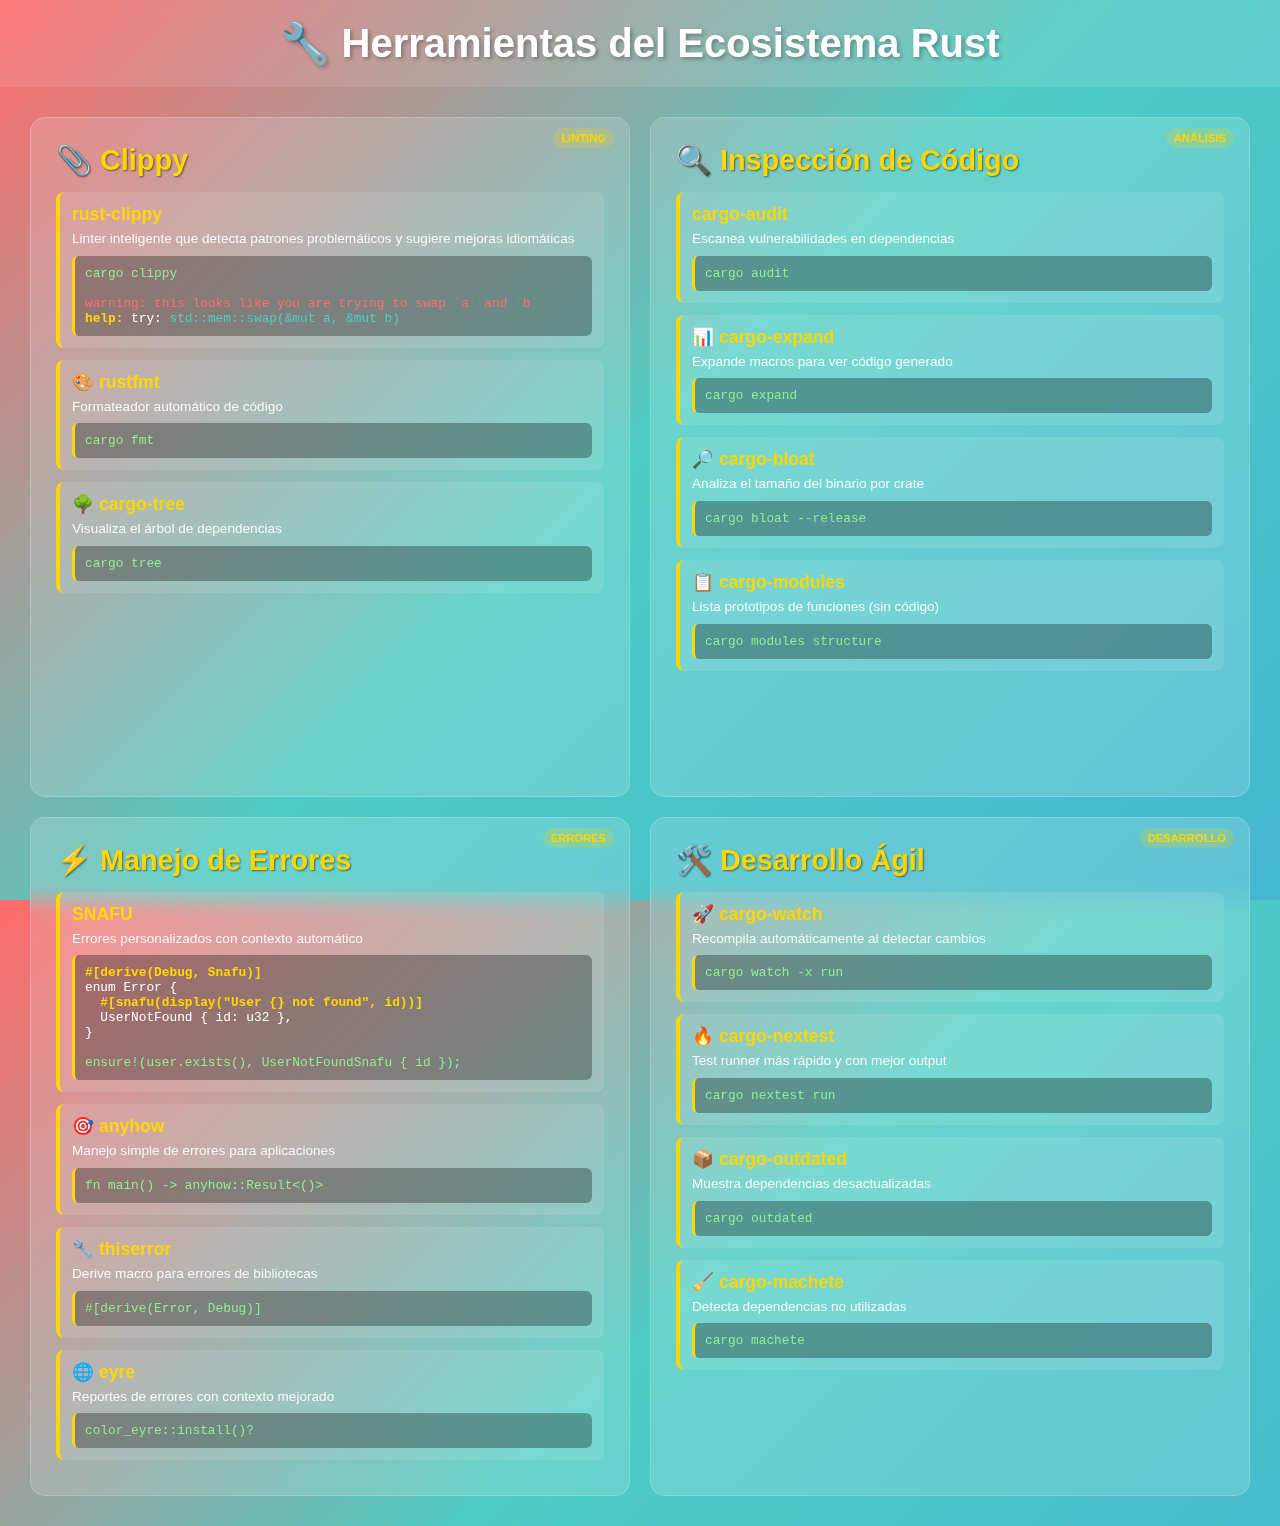
<file: tools.html>
<!DOCTYPE html>
<html lang="es">
<head>
  <meta charset="UTF-8">
  <meta name="viewport" content="width=device-width, initial-scale=1.0">
  <title>Herramientas del Ecosistema Rust</title>
  <style>
    body {
      font-family: 'Segoe UI', Tahoma, Geneva, Verdana, sans-serif;
      margin: 0;
      padding: 0;
      background: linear-gradient(135deg, #ff6b6b 0%, #4ecdc4 50%, #45b7d1 100%);
      height: 100vh;
      display: flex;
      flex-direction: column;
      color: white;
    }

    .header {
      background: rgba(255, 255, 255, 0.1);
      padding: 20px;
      text-align: center;
      backdrop-filter: blur(10px);
    }

    .header h1 {
      margin: 0;
      font-size: 2.5rem;
      font-weight: 700;
      text-shadow: 2px 2px 4px rgba(0,0,0,0.3);
    }

    .content {
      flex: 1;
      display: grid;
      grid-template-columns: 1fr 1fr;
      grid-template-rows: 1fr 1fr;
      gap: 20px;
      padding: 30px;
    }

    .section {
      background: rgba(255, 255, 255, 0.15);
      border-radius: 15px;
      padding: 25px;
      backdrop-filter: blur(10px);
      border: 1px solid rgba(255, 255, 255, 0.2);
      transition: transform 0.3s ease;
      position: relative;
    }

    .section:hover {
      transform: translateY(-5px);
    }

    .section h2 {
      margin: 0 0 15px 0;
      font-size: 1.8rem;
      color: #FFD700;
      text-shadow: 1px 1px 2px rgba(0,0,0,0.5);
    }

    .tool-item {
      background: rgba(255, 255, 255, 0.1);
      padding: 12px;
      border-radius: 8px;
      margin-bottom: 10px;
      border-left: 4px solid #FFD700;
    }

    .tool-name {
      font-weight: bold;
      color: #FFD700;
      font-size: 1.1rem;
      margin-bottom: 5px;
    }

    .tool-desc {
      font-size: 0.85rem;
      margin-bottom: 8px;
      opacity: 0.9;
      line-height: 1.3;
    }

    .code-example {
      background: rgba(0, 0, 0, 0.3);
      padding: 10px;
      border-radius: 6px;
      font-family: 'Courier New', monospace;
      font-size: 0.8rem;
      border-left: 3px solid #FFD700;
    }

    .highlight {
      color: #FFD700;
      font-weight: bold;
    }

    .category-badge {
      position: absolute;
      top: 10px;
      right: 15px;
      background: rgba(255, 215, 0, 0.2);
      color: #FFD700;
      padding: 4px 8px;
      border-radius: 12px;
      font-size: 0.7rem;
      font-weight: bold;
    }

    .tools-grid {
      display: flex;
      flex-direction: column;
      gap: 12px;
    }

    .command {
      color: #90EE90;
    }

    .error-text {
      color: #ff6b6b;
    }

    .success-text {
      color: #4ecdc4;
    }
  </style>
</head>
<body>
<div class="header">
  <h1>🔧 Herramientas del Ecosistema Rust</h1>
</div>

<div class="content">
  <div class="section">
    <div class="category-badge">LINTING</div>
    <h2>📎 Clippy</h2>
    <div class="tool-item">
      <div class="tool-name">rust-clippy</div>
      <div class="tool-desc">Linter inteligente que detecta patrones problemáticos y sugiere mejoras idiomáticas</div>
      <div class="code-example">
        <span class="command">cargo clippy</span><br><br>
        <span class="error-text">warning: this looks like you are trying to swap `a` and `b`</span><br>
        <span class="highlight">help:</span> try: <span class="success-text">std::mem::swap(&mut a, &mut b)</span>
      </div>
    </div>
    <div class="tool-item" style="margin-top: 12px;">
      <div class="tool-name">🎨 rustfmt</div>
      <div class="tool-desc">Formateador automático de código</div>
      <div class="code-example"><span class="command">cargo fmt</span></div>
    </div>
    <div class="tool-item" style="margin-top: 12px;">
      <div class="tool-name">🌳 cargo-tree</div>
      <div class="tool-desc">Visualiza el árbol de dependencias</div>
      <div class="code-example"><span class="command">cargo tree</span></div>
    </div>
  </div>

  <div class="section">
    <div class="category-badge">ANÁLISIS</div>
    <h2>🔍 Inspección de Código</h2>
    <div class="tool-item">
      <div class="tool-name">cargo-audit</div>
      <div class="tool-desc">Escanea vulnerabilidades en dependencias</div>
      <div class="code-example"><span class="command">cargo audit</span></div>
    </div>
    <div class="tool-item" style="margin-top: 12px;">
      <div class="tool-name">📊 cargo-expand</div>
      <div class="tool-desc">Expande macros para ver código generado</div>
      <div class="code-example"><span class="command">cargo expand</span></div>
    </div>
    <div class="tool-item" style="margin-top: 12px;">
      <div class="tool-name">🔎 cargo-bloat</div>
      <div class="tool-desc">Analiza el tamaño del binario por crate</div>
      <div class="code-example"><span class="command">cargo bloat --release</span></div>
    </div>
    <div class="tool-item" style="margin-top: 12px;">
      <div class="tool-name">📋 cargo-modules</div>
      <div class="tool-desc">Lista prototipos de funciones (sin código)</div>
      <div class="code-example"><span class="command">cargo modules structure</span></div>
    </div>
  </div>

  <div class="section">
    <div class="category-badge">ERRORES</div>
    <h2>⚡ Manejo de Errores</h2>
    <div class="tool-item">
      <div class="tool-name">SNAFU</div>
      <div class="tool-desc">Errores personalizados con contexto automático</div>
      <div class="code-example">
        <span class="highlight">#[derive(Debug, Snafu)]</span><br>
        enum Error {<br>
        &nbsp;&nbsp;<span class="highlight">#[snafu(display("User {} not found", id))]</span><br>
        &nbsp;&nbsp;UserNotFound { id: u32 },<br>
        }<br><br>
        <span class="command">ensure!(user.exists(), UserNotFoundSnafu { id });</span>
      </div>
    </div>
    <div class="tool-item" style="margin-top: 12px;">
      <div class="tool-name">🎯 anyhow</div>
      <div class="tool-desc">Manejo simple de errores para aplicaciones</div>
      <div class="code-example"><span class="command">fn main() -> anyhow::Result&lt;()&gt;</span></div>
    </div>
    <div class="tool-item" style="margin-top: 12px;">
      <div class="tool-name">🔧 thiserror</div>
      <div class="tool-desc">Derive macro para errores de bibliotecas</div>
      <div class="code-example"><span class="command">#[derive(Error, Debug)]</span></div>
    </div>
    <div class="tool-item" style="margin-top: 12px;">
      <div class="tool-name">🌐 eyre</div>
      <div class="tool-desc">Reportes de errores con contexto mejorado</div>
      <div class="code-example"><span class="command">color_eyre::install()?</span></div>
    </div>
  </div>

  <div class="section">
    <div class="category-badge">DESARROLLO</div>
    <h2>🛠️ Desarrollo Ágil</h2>
    <div class="tool-item">
      <div class="tool-name">🚀 cargo-watch</div>
      <div class="tool-desc">Recompila automáticamente al detectar cambios</div>
      <div class="code-example"><span class="command">cargo watch -x run</span></div>
    </div>
    <div class="tool-item" style="margin-top: 12px;">
      <div class="tool-name">🔥 cargo-nextest</div>
      <div class="tool-desc">Test runner más rápido y con mejor output</div>
      <div class="code-example"><span class="command">cargo nextest run</span></div>
    </div>
    <div class="tool-item" style="margin-top: 12px;">
      <div class="tool-name">📦 cargo-outdated</div>
      <div class="tool-desc">Muestra dependencias desactualizadas</div>
      <div class="code-example"><span class="command">cargo outdated</span></div>
    </div>
    <div class="tool-item" style="margin-top: 12px;">
      <div class="tool-name">🧹 cargo-machete</div>
      <div class="tool-desc">Detecta dependencias no utilizadas</div>
      <div class="code-example"><span class="command">cargo machete</span></div>
    </div>
  </div>
</div>
</body>
</html>
</file>
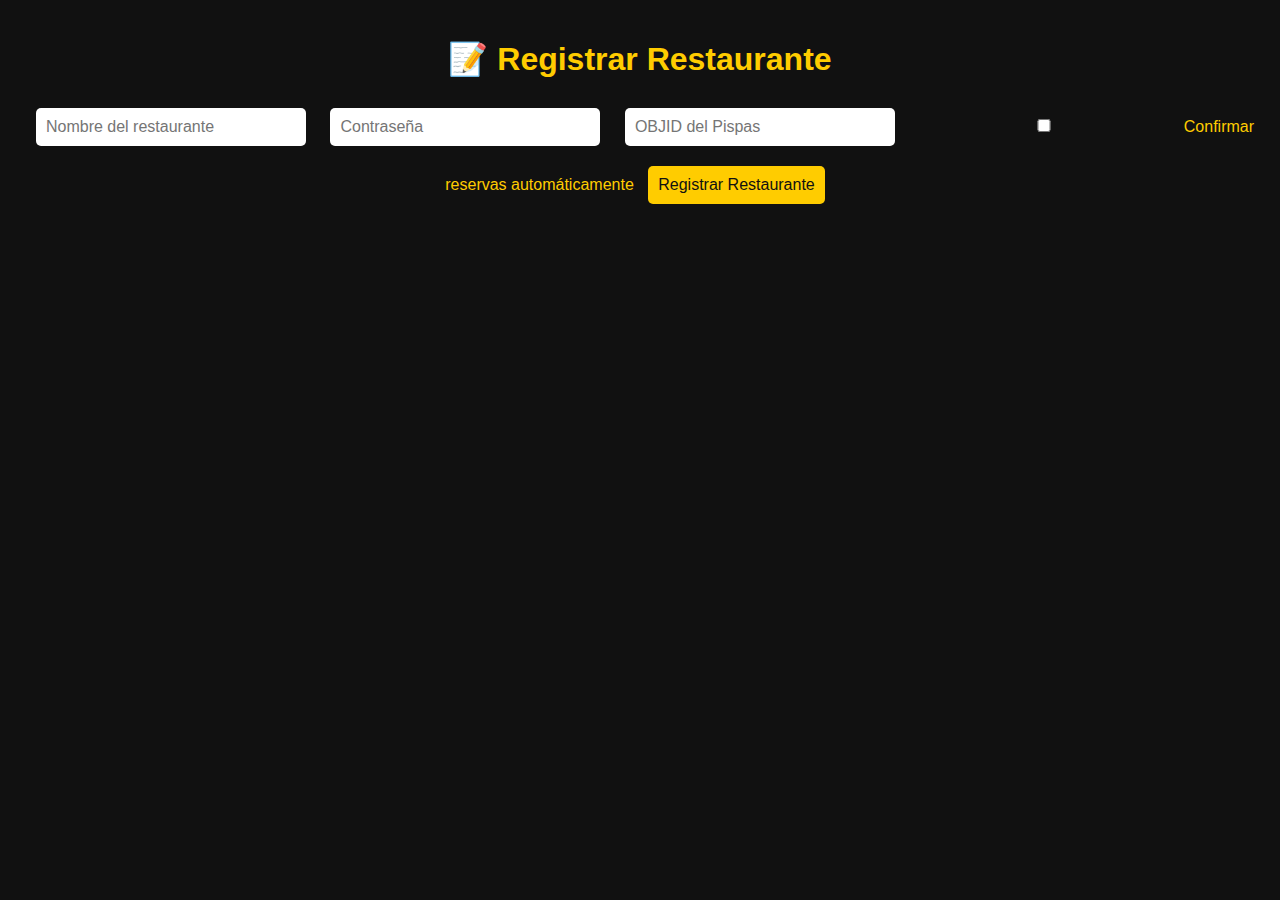
<file: static/register.html>
<!DOCTYPE html>
<html lang="es">
<head>
    <meta charset="UTF-8">
    <title>Registro de Restaurante - Pispas Reservation</title>
    <link rel="stylesheet" href="/static/style.css">
</head>
<body>
<h1>📝 Registrar Restaurante</h1>

<div id="register-container">
    <input type="text" id="nombre" placeholder="Nombre del restaurante">
    <input type="password" id="password" placeholder="Contraseña">
    <input type="text" id="objid_pispas" placeholder="OBJID del Pispas">
    <label>
        <input type="checkbox" id="confirmar_automaticamente">
        Confirmar reservas automáticamente
    </label>
    <button onclick="register()">Registrar Restaurante</button>
</div>

<script>
    async function register() {
        const nombre = document.getElementById('nombre').value;
        const password = document.getElementById('password').value;
        const objid = document.getElementById('objid_pispas').value;
        const confirmar = document.getElementById('confirmar_automaticamente').checked;

        const response = await fetch('/restaurants/register', {
            method: 'POST',
            headers: { 'Content-Type': 'application/json' },
            body: JSON.stringify({
                name: nombre,
                password: password,
                objid_pispas: objid,
                confirmar_automaticamente: confirmar
            })
        });

        if (response.ok) {
            alert('Restaurante registrado correctamente!');
            window.location.href = "/static/index.html"; // Te manda al login
        } else {
            alert('Error registrando restaurante');
        }
    }
</script>
</body>
</html>
</file>
<file: static/style.css>
body {
    font-family: 'Segoe UI', Tahoma, Geneva, Verdana, sans-serif;
    background-color: #111;
    color: #ffcc00;
    text-align: center;
    margin: 0;
    padding: 20px;
}

h1, h2 {
    margin: 20px 0;
}

input, button {
    margin: 10px;
    padding: 10px;
    font-size: 16px;
    border: none;
    border-radius: 5px;
}

input {
    width: 250px;
}

button {
    background-color: #ffcc00;
    color: #111;
    cursor: pointer;
    transition: background-color 0.3s ease;
}

button:hover {
    background-color: #ffaa00;
}

#plano {
    margin: 20px auto;
    width: 800px;
    height: 600px;
    background-color: #222;
    border: 2px dashed #ffcc00;
    position: relative;
    overflow: hidden;
    border-radius: 10px;
}

.mesa {
    width: 80px;
    height: 80px;
    background-color: #ffcc00;
    color: #111;
    position: absolute;
    display: flex;
    justify-content: center;
    align-items: center;
    font-weight: bold;
    cursor: move;
    user-select: none;
    border-radius: 10px;
}
</file>
